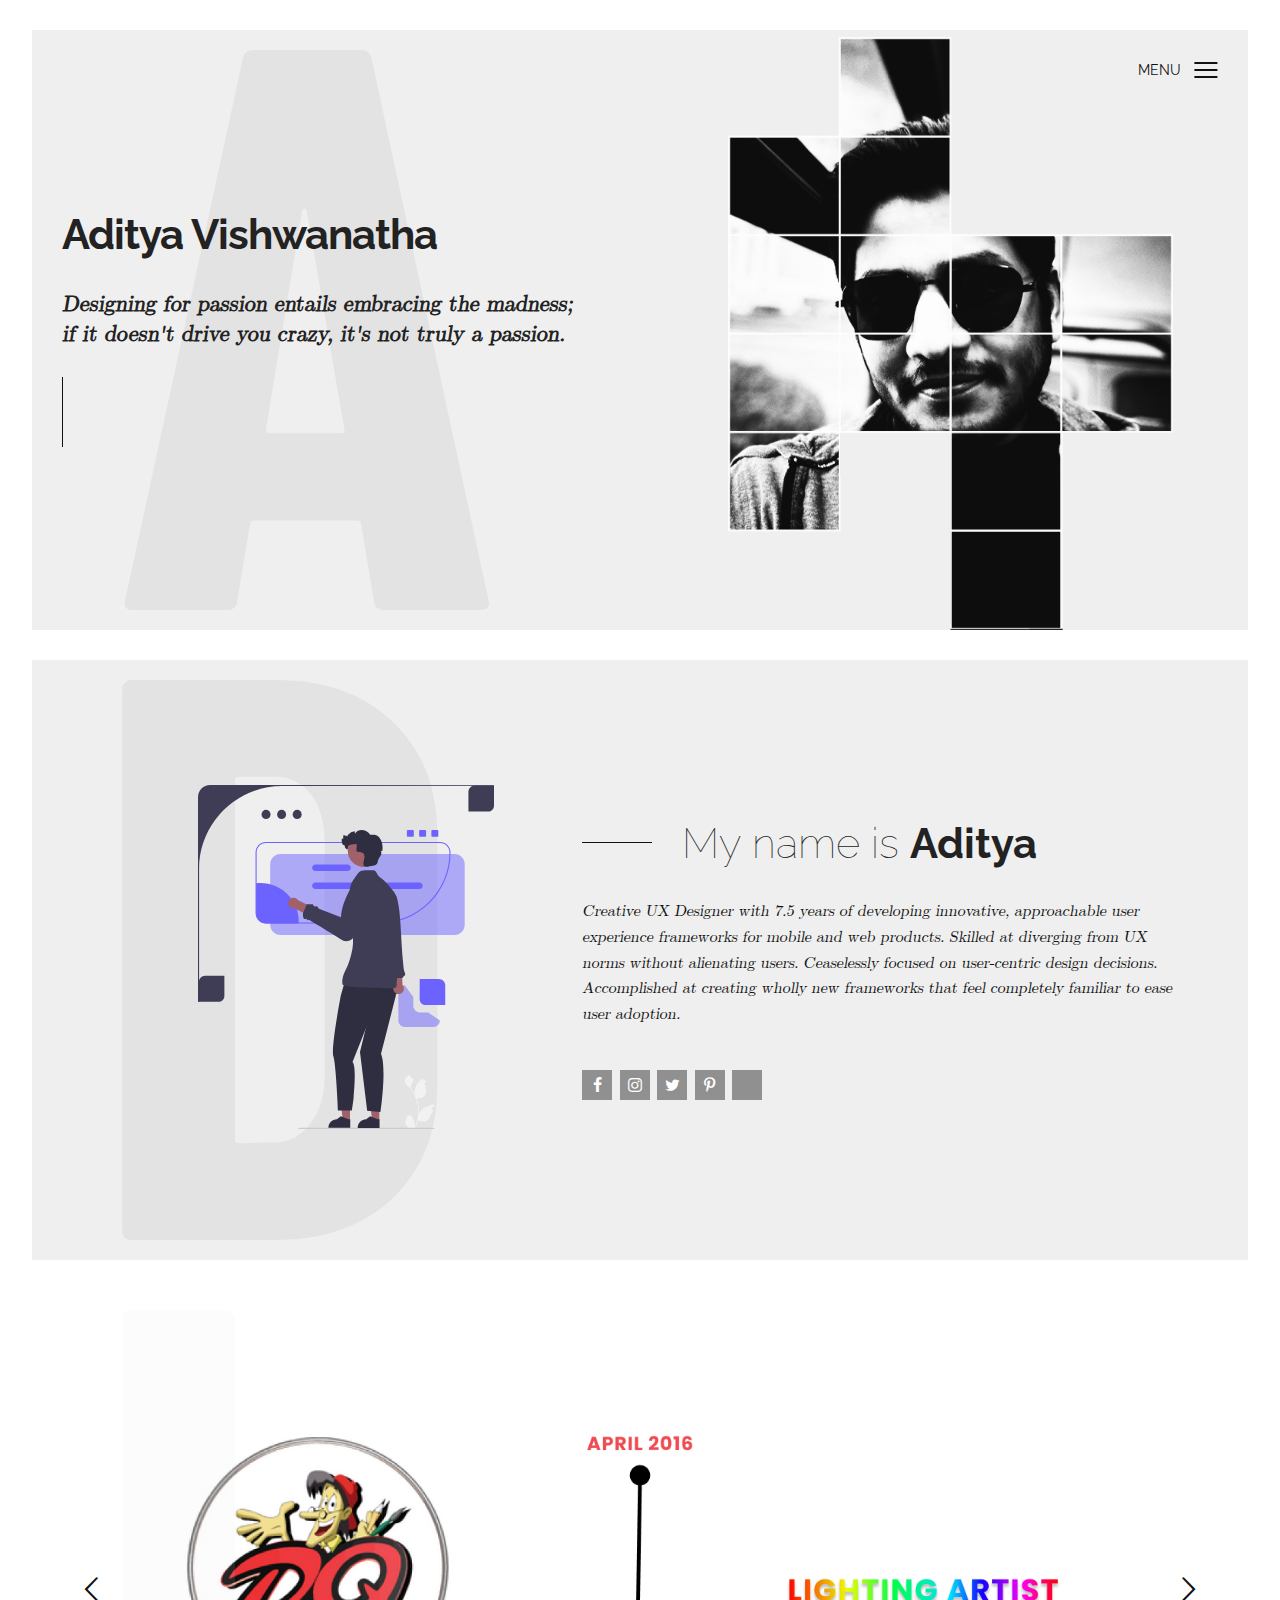
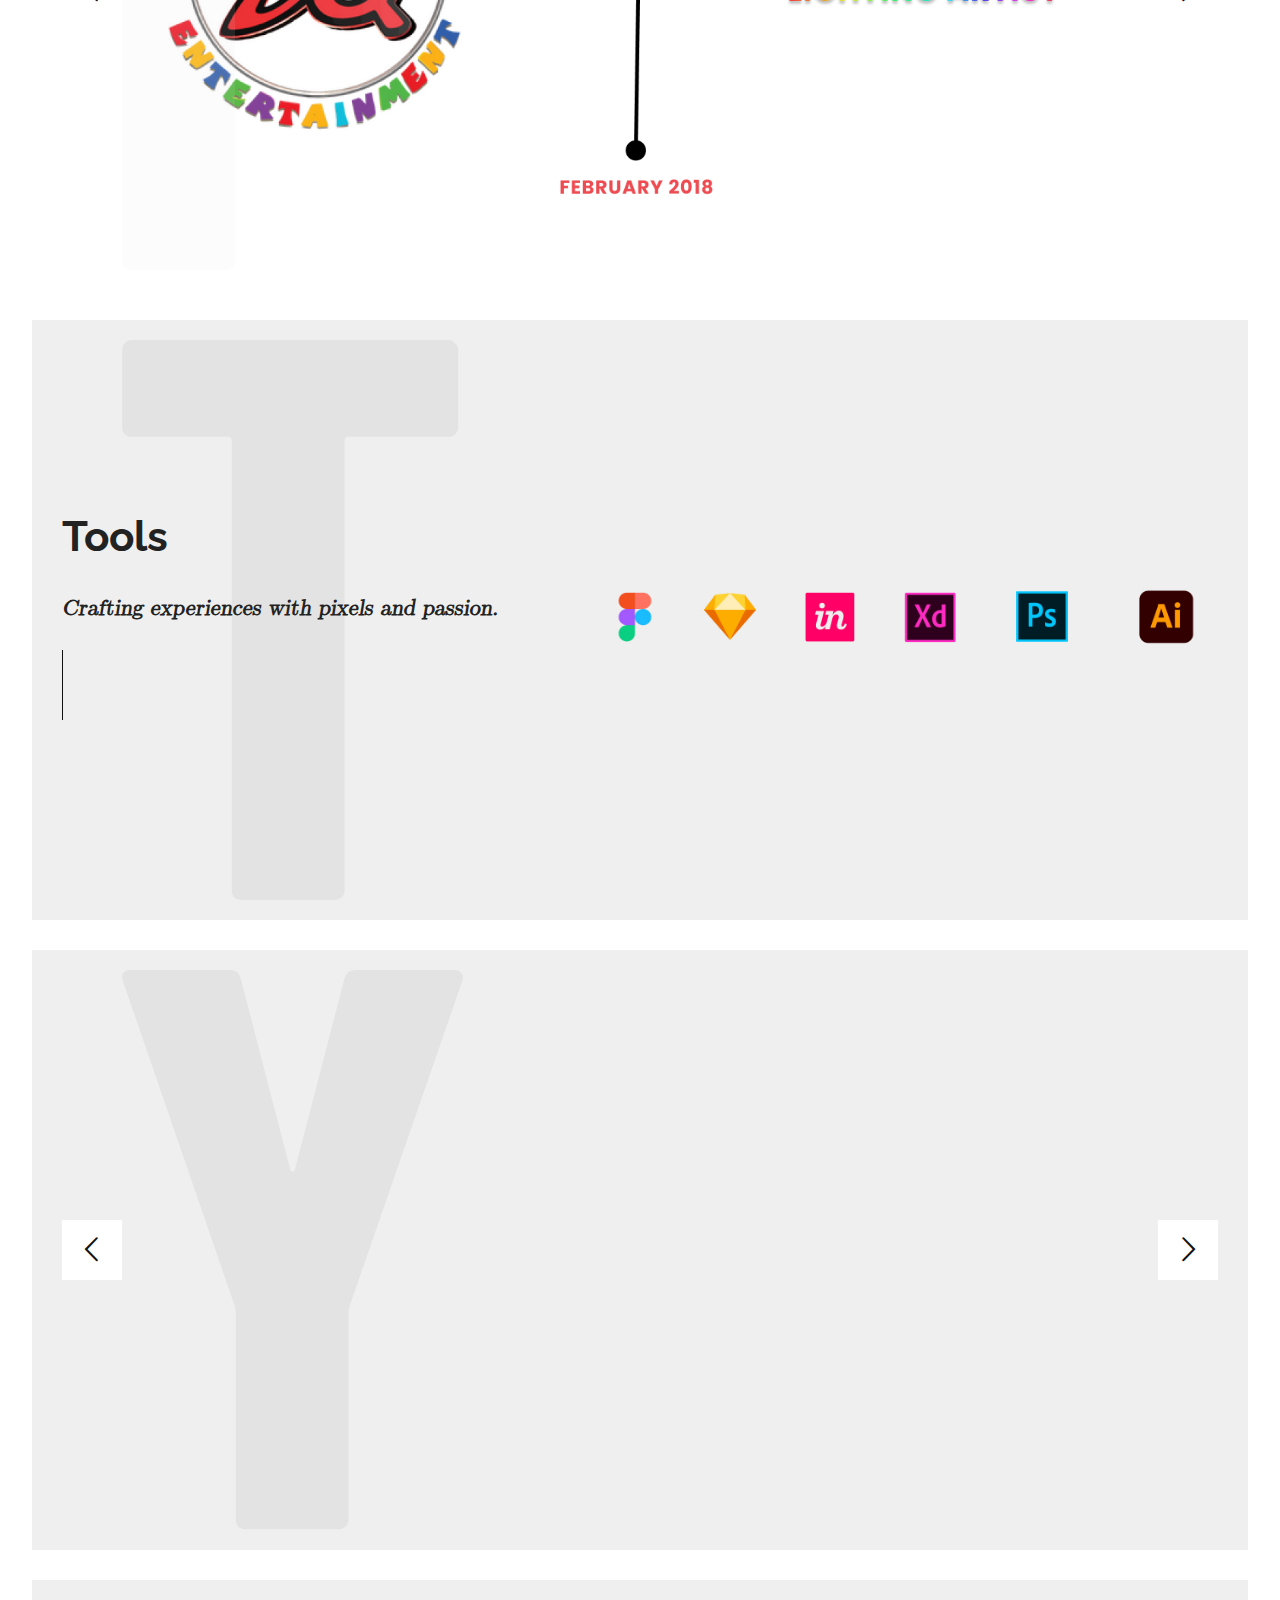
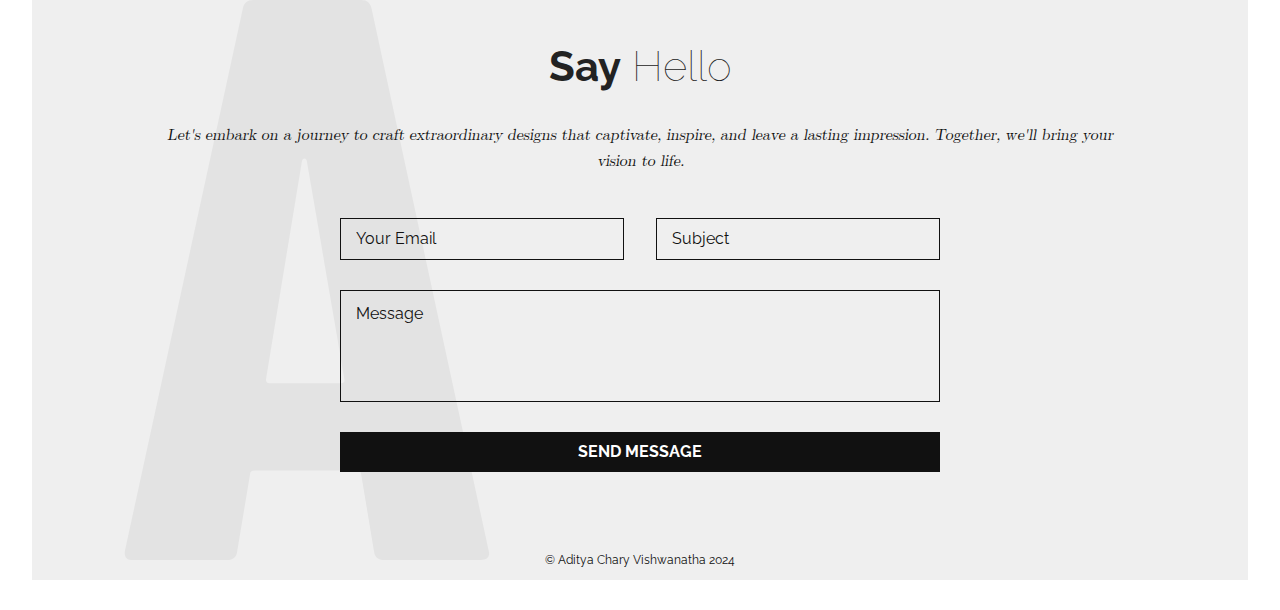
<file: index.html>
<!DOCTYPE html>
<html lang="en">
  <head>
    <title>Aditya Portfolio</title>
    <meta charset="utf-8" />
    <meta name="viewport" content="width=device-width, initial-scale=1" />
    <meta http-equiv="X-UA-Compatible" content="IE=edge" />
    <meta name="description" content="Jade website template" />
    <meta
      name="keywords"
      content="apollo, jade, template, html, sass, jquery"
    />
    <meta name="author" content="Bucky Maler" />
    <link rel="icon" href="./assets/img/favicon.svg" type="image/x-icon" />
    <link rel="stylesheet" href="assets/css/main.css" />
  </head>
  <body>
    <section id="hero">
      <svg
        width="368"
        height="560"
        viewBox="0 0 368 560"
        fill="none"
        xmlns="http://www.w3.org/2000/svg"
      >
        <path
          d="M262.4 560C256 560 252.533 557.067 252 551.2L239.2 474.4C239.2 471.733 237.6 470.4 234.4 470.4H132.8C129.6 470.4 128 471.733 128 474.4L115.2 551.2C114.667 557.067 111.2 560 104.8 560H11.2C4.26667 560 1.6 556.533 3.2 549.6L120.8 8.79999C121.867 2.93331 125.333 -3.8147e-05 131.2 -3.8147e-05H239.2C245.067 -3.8147e-05 248.533 2.93331 249.6 8.79999L366.4 549.6L367.2 552.8C367.2 557.6 364.267 560 358.4 560H262.4ZM144 379.2C144 381.867 145.067 383.2 147.2 383.2H219.2C221.867 383.2 222.933 381.867 222.4 379.2L184.8 160.8C184.267 159.2 183.467 158.4 182.4 158.4C181.333 158.4 180.533 159.2 180 160.8L144 379.2Z"
          fill="black"
        />
      </svg>

      <header>
        <div class="nav-toggle">
          <p>Menu</p>
          <span></span>
        </div>
        <ul class="nav">
          <li><a href="#about">About</a></li>
          <li><a href="#full-slide">Work</a></li>
          <li><a href="#contact">Contact</a></li>
        </ul>
      </header>
      <div class="wrapper">
        <div class="welcome">
          <h1><strong>Aditya Vishwanatha</strong></h1>
          <h4>
            Designing for passion entails embracing the madness; if it doesn't
            drive you crazy, it's not truly a passion.
          </h4>
        </div>
        <div class="photographer">
          <img src="assets/img/hero.png" alt="Photographer" />
        </div>
      </div>
    </section>
    <section id="about">
      <svg
        width="316"
        height="560"
        viewBox="0 0 316 560"
        fill="none"
        xmlns="http://www.w3.org/2000/svg"
      >
        <path
          d="M9.8 560C7.13334 560 4.73334 559.2 2.6 557.6C1 555.467 0.200003 553.067 0.200003 550.4V9.59998C0.200003 6.93332 1 4.79998 2.6 3.19997C4.73334 1.06663 7.13334 -3.8147e-05 9.8 -3.8147e-05H154.6C203.133 -3.8147e-05 242.067 14.1333 271.4 42.4C300.733 70.6666 315.4 108.267 315.4 155.2V404.8C315.4 451.733 300.733 489.333 271.4 517.6C242.067 545.867 203.133 560 154.6 560H9.8ZM113 459.2C113 461.867 114.333 463.2 117 463.2L153 462.4C167.4 461.867 179.133 455.733 188.2 444C197.267 432.267 202.067 416.8 202.6 397.6V162.4C202.6 142.133 198.067 126.133 189 114.4C179.933 102.667 167.667 96.8 152.2 96.8H117C114.333 96.8 113 98.1333 113 100.8V459.2Z"
          fill="black"
        />
      </svg>

      <div class="wrapper">
        <div class="camera">
          <img src="assets/img/about-photo.svg" alt="Camera" />
        </div>
        <div class="blurb">
          <h2>My name is <strong>Aditya</strong></h2>
          <p>
            Creative UX Designer with 7.5 years of developing innovative,
            approachable user experience frameworks for mobile and web products.
            Skilled at diverging from UX norms without alienating users.
            Ceaselessly focused on user-centric design decisions. Accomplished
            at creating wholly new frameworks that feel completely familiar to
            ease user adoption.
          </p>
          <div class="social">
            <a href="#"><i class="icon-facebook"></i></a>
            <a href="#"><i class="icon-instagram"></i></a>
            <a href="#"><i class="icon-twitter"></i></a>
            <a href="#"><i class="icon-pinterest-p"></i></a>
            <a href="#"><i class="icon-linkedin"></i></a>
          </div>
        </div>
      </div>
    </section>
    <section id="full-slide">
      <svg
        width="113"
        height="560"
        viewBox="0 0 113 560"
        fill="none"
        xmlns="http://www.w3.org/2000/svg"
      >
        <path
          d="M9.8 560C7.13334 560 4.73334 559.2 2.6 557.6C1 555.467 0.200003 553.067 0.200003 550.4V9.59998C0.200003 6.93332 1 4.79998 2.6 3.19997C4.73334 1.06663 7.13334 -3.8147e-05 9.8 -3.8147e-05H103.4C106.067 -3.8147e-05 108.2 1.06663 109.8 3.19997C111.933 4.79998 113 6.93332 113 9.59998V550.4C113 553.067 111.933 555.467 109.8 557.6C108.2 559.2 106.067 560 103.4 560H9.8Z"
          fill="black"
        />
      </svg>

      <ul class="banner">
        <li class="active"></li>
        <li></li>
        <li></li>
      </ul>
      <i class="icon-chevron-thin-left prev"></i
      ><i class="icon-chevron-thin-right next"></i>
    </section>
    <section id="featured">
      <svg
        width="337"
        height="560"
        viewBox="0 0 337 560"
        fill="none"
        xmlns="http://www.w3.org/2000/svg"
      >
        <path
          d="M326.6 -3.8147e-05C329.267 -3.8147e-05 331.4 1.06663 333 3.19997C335.133 4.79998 336.2 6.93332 336.2 9.59998V87.2C336.2 89.8666 335.133 92.2666 333 94.4C331.4 96 329.267 96.8 326.6 96.8H226.6C223.933 96.8 222.6 98.1333 222.6 100.8V550.4C222.6 553.067 221.533 555.467 219.4 557.6C217.8 559.2 215.667 560 213 560H119.4C116.733 560 114.333 559.2 112.2 557.6C110.6 555.467 109.8 553.067 109.8 550.4V100.8C109.8 98.1333 108.467 96.8 105.8 96.8H9.8C7.13333 96.8 4.73333 96 2.6 94.4C1 92.2666 0.2 89.8666 0.2 87.2V9.59998C0.2 6.93332 1 4.79998 2.6 3.19997C4.73333 1.06663 7.13333 -3.8147e-05 9.8 -3.8147e-05H326.6Z"
          fill="black"
        />
      </svg>
      <div class="wrapper">
        <div class="blurb">
          <h2><strong>Tools</strong></h2>
          <h4>Crafting experiences with pixels and passion.</h4>
        </div>
        <div class="featured">
          <img src="assets/img/featured.jpg" alt="Featured" />
        </div>
      </div>
    </section>
    <section id="three-slide">
      <svg
        width="342"
        height="560"
        viewBox="0 0 342 560"
        fill="none"
        xmlns="http://www.w3.org/2000/svg"
      >
        <path
          d="M123.4 559.2C120.733 559.2 118.333 558.4 116.2 556.8C114.6 554.667 113.8 552.267 113.8 549.6V341.6L113 336.8L1 11.2C0.466667 10.1333 0.2 8.79998 0.2 7.19996C0.2 2.39996 3.13333 -3.8147e-05 9 -3.8147e-05H107.4C113.267 -3.8147e-05 117 2.66663 118.6 7.99995L168.2 199.2C168.733 200.8 169.533 201.6 170.6 201.6C171.667 201.6 172.467 200.8 173 199.2L222.6 7.99995C224.2 2.66663 227.933 -3.8147e-05 233.8 -3.8147e-05H332.2C335.4 -3.8147e-05 337.8 1.06663 339.4 3.19997C341 4.79998 341.267 7.46664 340.2 11.2L227.4 336.8L226.6 341.6V549.6C226.6 552.267 225.533 554.667 223.4 556.8C221.8 558.4 219.667 559.2 217 559.2H123.4Z"
          fill="black"
        />
      </svg>
      <div class="wrapper">
        <ul class="slider">
          <li class="back">
              <!-- <img src="assets/img/three-slide/thumb-1.jpg" /> -->
            <iframe src="https://www.behance.net/embed/project/77384431?ilo0=1" height="316" width="404" allowfullscreen lazyload frameborder="0" allow="clipboard-write" refererPolicy="strict-origin-when-cross-origin"></iframe>
          </li>
          
          <li class="current">
            <!-- <img src="assets/img/three-slide/thumb-2.jpg" /> -->
            <iframe src="https://www.behance.net/embed/project/134745729?ilo0=1" height="316" width="404" allowfullscreen lazyload frameborder="0" allow="clipboard-write" refererPolicy="strict-origin-when-cross-origin"></iframe>
          </li>
          <li class="front">
            <!-- <img src="assets/img/three-slide/thumb-3.jpg" /> -->
            <iframe src="https://www.behance.net/embed/project/132296575?ilo0=1" height="316" width="404" allowfullscreen lazyload frameborder="0" allow="clipboard-write" refererPolicy="strict-origin-when-cross-origin"></iframe>
          </li>
          <li>
            <!-- <img src="assets/img/three-slide/thumb-4.jpg" /> -->
            <iframe src="https://www.behance.net/embed/project/62290739?ilo0=1" height="316" width="404" allowfullscreen lazyload frameborder="0" allow="clipboard-write" refererPolicy="strict-origin-when-cross-origin"></iframe>
          </li>
        </ul>
      </div>
      <i class="icon-chevron-thin-left prev"></i
      ><i class="icon-chevron-thin-right next"></i>
    </section>
    <section id="contact">
      <svg
        width="368"
        height="560"
        viewBox="0 0 368 560"
        fill="none"
        xmlns="http://www.w3.org/2000/svg"
      >
        <path
          d="M262.4 560C256 560 252.533 557.067 252 551.2L239.2 474.4C239.2 471.733 237.6 470.4 234.4 470.4H132.8C129.6 470.4 128 471.733 128 474.4L115.2 551.2C114.667 557.067 111.2 560 104.8 560H11.2C4.26667 560 1.6 556.533 3.2 549.6L120.8 8.79999C121.867 2.93331 125.333 -3.8147e-05 131.2 -3.8147e-05H239.2C245.067 -3.8147e-05 248.533 2.93331 249.6 8.79999L366.4 549.6L367.2 552.8C367.2 557.6 364.267 560 358.4 560H262.4ZM144 379.2C144 381.867 145.067 383.2 147.2 383.2H219.2C221.867 383.2 222.933 381.867 222.4 379.2L184.8 160.8C184.267 159.2 183.467 158.4 182.4 158.4C181.333 158.4 180.533 159.2 180 160.8L144 379.2Z"
          fill="black"
        />
      </svg>
      <div class="wrapper">
        <div class="blurb">
          <h2><strong>Say</strong> Hello</h2>
          <p>
Let's embark on a journey to craft extraordinary designs that captivate, inspire, and leave a lasting impression. Together, we'll bring your vision to life.
          </p>
        </div>
        <form>
          <input type="email" placeholder="Your Email" />
          <input type="text" placeholder="Subject" />
          <textarea placeholder="Message"></textarea>
          <input type="submit" value="Send Message" />
        </form>
      </div>
      <p class="copyright">&copy; Aditya Chary Vishwanatha 2024</p>
    </section>
    <script src="https://ajax.googleapis.com/ajax/libs/jquery/2.2.4/jquery.min.js"></script>
    <script>
      window.jQuery ||
        document.write(
          '<script src="assets/js/vendor/jquery-2.2.4.min.js"><\/script>'
        );
    </script>
    <script src="assets/js/functions-min.js"></script>
  </body>
</html>
</file>
<file: assets/css/main.css>
@import "https://fonts.googleapis.com/css?family=Raleway:100,400,700";
@font-face {
  font-family: "LMRomanSlant10";
  src: url("fonts/lmromanslant10-regular-webfont.eot");
  src: url("fonts/lmromanslant10-regular-webfont.eot?#iefix")
      format("embedded-opentype"),
    url("fonts/lmromanslant10-regular-webfont.woff") format("woff"),
    url("fonts/lmromanslant10-regular-webfont.ttf") format("truetype"),
    url("fonts/lmromanslant10-regular-webfont.svg#latin_modern_roman_slante10Rg")
      format("svg");
  font-weight: normal;
  font-style: normal;
}
/* MIT License */
html {
  font-family: sans-serif;
  -ms-text-size-adjust: 100%;
  -webkit-text-size-adjust: 100%;
}
body {
  margin: 0;
}
article,
aside,
details,
figcaption,
figure,
footer,
header,
hgroup,
main,
menu,
nav,
section,
summary {
  display: block;
}
audio,
canvas,
progress,
video {
  display: inline-block;
  vertical-align: baseline;
}
audio:not([controls]) {
  display: none;
  height: 0;
}
[hidden],
template {
  display: none;
}
a {
  background-color: transparent;
}
a:active,
a:hover {
  outline: 0;
}
abbr[title] {
  border-bottom: 1px dotted;
}
b,
strong {
  font-weight: bold;
}
dfn {
  font-style: italic;
}
h1 {
  font-size: 2em;
  margin: 0.67em 0;
}
mark {
  background: #ff0;
  color: #000;
}
small {
  font-size: 80%;
}
sub,
sup {
  font-size: 75%;
  line-height: 0;
  position: relative;
  vertical-align: baseline;
}
sup {
  top: -0.5em;
}
sub {
  bottom: -0.25em;
}
img {
  border: 0;
}
svg:not(:root) {
  overflow: hidden;
}
figure {
  margin: 1em 40px;
}
hr {
  box-sizing: content-box;
  height: 0;
}
pre {
  overflow: auto;
}
code,
kbd,
pre,
samp {
  font-family: monospace, monospace;
  font-size: 1em;
}
button,
input,
optgroup,
select,
textarea {
  color: inherit;
  font: inherit;
  margin: 0;
}
button {
  overflow: visible;
}
button,
select {
  text-transform: none;
}
button,
html input[type="button"],
input[type="reset"],
input[type="submit"] {
  -webkit-appearance: button;
  cursor: pointer;
}
button[disabled],
html input[disabled] {
  cursor: default;
}
button::-moz-focus-inner,
input::-moz-focus-inner {
  border: 0;
  padding: 0;
}
input {
  line-height: normal;
}
input[type="checkbox"],
input[type="radio"] {
  box-sizing: border-box;
  padding: 0;
}
input[type="number"]::-webkit-inner-spin-button,
input[type="number"]::-webkit-outer-spin-button {
  height: auto;
}
input[type="search"] {
  -webkit-appearance: textfield;
  box-sizing: content-box;
}
input[type="search"]::-webkit-search-cancel-button,
input[type="search"]::-webkit-search-decoration {
  -webkit-appearance: none;
}
fieldset {
  border: 1px solid #c0c0c0;
  margin: 0 2px;
  padding: 0.35em 0.625em 0.75em;
}
legend {
  border: 0;
  padding: 0;
}
textarea {
  overflow: auto;
}
optgroup {
  font-weight: bold;
}
table {
  border-collapse: collapse;
  border-spacing: 0;
}
td,
th {
  padding: 0;
}
@font-face {
  font-family: "icomoon";
  src: url("fonts/icomoon.eot?3hi6ws");
  src: url("fonts/icomoon.eot?3hi6ws#iefix") format("embedded-opentype"),
    url("fonts/icomoon.ttf?3hi6ws") format("truetype"),
    url("fonts/icomoon.woff?3hi6ws") format("woff"),
    url("fonts/icomoon.svg?3hi6ws#icomoon") format("svg");
  font-weight: normal;
  font-style: normal;
}
[class^="icon-"],
[class*=" icon-"] {
  font-family: "icomoon" !important;
  speak: none;
  font-style: normal;
  font-weight: normal;
  font-variant: normal;
  text-transform: none;
  line-height: 1;
  -webkit-font-smoothing: antialiased;
  -moz-osx-font-smoothing: grayscale;
}
.icon-chevron-thin-left:before {
  content: "\e904";
}
.icon-chevron-thin-right:before {
  content: "\e905";
}
.icon-pinterest-p:before {
  content: "\e900";
}
.icon-twitter:before {
  content: "\e901";
}
.icon-instagram:before {
  content: "\e902";
}
.icon-facebook:before {
  content: "\e903";
}
.icon-linkedin:before {
  content: "\e906";
}
body {
  background-color: #fff;
  font-size: 16px;
  line-height: 1.6;
  font-family: "LMRomanSlant10", serif;
  color: #111;
  -webkit-font-smoothing: antialiased;
  -webkit-text-size-adjust: 100%;
}
@media (max-width: 415px) {
  body {
    font-size: 14px;
  }
}
::-moz-selection {
  background: #fff498;
}
::selection {
  background: #fff498;
}
::-moz-selection {
  background: #fff498;
}
img::-moz-selection {
  background: transparent;
}
img::selection {
  background: transparent;
}
img::-moz-selection {
  background: transparent;
}
body {
  -webkit-tap-highlight-color: #fff498;
}
.gigantic,
.huge,
.large,
.bigger,
.big,
h1,
h2,
h3,
h4,
h5,
h6 {
  color: #222;
  font-weight: bold;
}
.gigantic {
  font-size: 110px;
  line-height: 1.09;
  letter-spacing: -2px;
}
.huge,
h1 {
  font-size: 68px;
  line-height: 1.05;
  letter-spacing: -1px;
}
.large,
h2 {
  font-size: 42px;
  line-height: 1.14;
}
.bigger,
h3 {
  font-size: 26px;
  line-height: 1.38;
}
.big,
h4 {
  font-size: 22px;
  line-height: 1.38;
}
.small,
small {
  font-size: 10px;
  line-height: 1.2;
}
p {
  margin: 0 0 20px 0;
}
em {
  font-style: italic;
}
strong {
  font-weight: bold;
}
hr {
  border: solid #ddd;
  border-width: 1px 0 0;
  clear: both;
  margin: 10px 0 30px;
  height: 0;
}
svg {
  position: absolute;
  height: 100%;
}
svg path {
  fill: #e3e3e3;
}
#hero svg {
  left: 90px;
}
#about svg,
#featured svg,
#three-slide svg {
  left: 90px;
  /* left: 10px; */
}
#full-slide svg {
  left: 90px;
  opacity: 0.1;
  z-index: 9;
}
#contact svg {
  left: 90px;
}
@media (max-width: 640px) {
  #hero svg,
  #about svg,
  #featured svg,
  #three-slide svg,
  #full-slide svg,
  #contact svg {
    left: 0;
  }
}
.nav {
  visibility: hidden;
  position: absolute;
  top: 75px;
  right: 0;
  display: -webkit-box;
  display: -webkit-flex;
  display: -ms-flexbox;
  display: flex;
  width: 100px;
  -webkit-box-orient: vertical;
  -webkit-box-direction: normal;
  -webkit-flex-direction: column;
  -ms-flex-direction: column;
  flex-direction: column;
  -webkit-box-pack: center;
  -webkit-justify-content: center;
  -ms-flex-pack: center;
  justify-content: center;
  margin: 0;
  padding: 0;
  list-style: none;
  background-color: #e3e3e3;
  border: 1px solid #111;
  border: 1px solid rgba(17, 17, 17, 0.15);
  opacity: 0;
  z-index: 10;
  -webkit-transition: opacity 0.3s ease-in-out, visibility 0s 0.3s;
  transition: opacity 0.3s ease-in-out, visibility 0s 0.3s;
}
.nav.open {
  visibility: visible;
  opacity: 1;
  -webkit-transition: opacity 0.3s ease-in-out;
  transition: opacity 0.3s ease-in-out;
}
.nav:before {
  content: "";
  position: absolute;
  top: -12px;
  left: 50%;
  -webkit-transform: translateX(-50%) rotate(45deg);
  transform: translateX(-50%) rotate(45deg);
  width: 25px;
  height: 25px;
  border: 1px solid #111;
  border: 1px solid rgba(17, 17, 17, 0.15);
  background-color: #e3e3e3;
}
.nav li {
  position: relative;
  width: 100%;
  text-align: center;
  border-bottom: 1px solid #111;
  border-bottom: 1px solid rgba(17, 17, 17, 0.15);
  background-color: #e3e3e3;
  overflow: hidden;
  z-index: 10;
}
.nav li:last-child {
  border-bottom: none;
}
.nav li a {
  display: block;
  width: 100%;
  height: 100%;
  padding: 5px 0;
  color: #111;
  font-size: 12px;
  font-family: "Raleway", Helvetica, sans-serif;
  text-transform: uppercase;
  text-decoration: none;
  -webkit-transition: background-color 0.2s ease-in-out;
  transition: background-color 0.2s ease-in-out;
}
.nav li a:hover {
  background-color: #dbdbdb;
}
#hero {
  position: relative;
  width: 1440px;
  max-width: 95%;
  height: 600px;
  margin: 30px auto;
  background-color: #efefef;
  overflow: hidden;
}
@media (max-width: 768px) {
  #hero {
    margin: 15px auto;
  }
}
#hero header {
  position: absolute;
  left: 50%;
  -webkit-transform: translateX(-50%);
  transform: translateX(-50%);
  display: -webkit-box;
  display: -webkit-flex;
  display: -ms-flexbox;
  display: flex;
  width: 95%;
  height: 80px;
  -webkit-box-align: center;
  -webkit-align-items: center;
  -ms-flex-align: center;
  align-items: center;
  -webkit-box-pack: end;
  -webkit-justify-content: flex-end;
  -ms-flex-pack: end;
  justify-content: flex-end;
  z-index: 10;
}
#hero header .nav-toggle {
  position: relative;
  display: -webkit-box;
  display: -webkit-flex;
  display: -ms-flexbox;
  display: flex;
  width: 80px;
  -webkit-box-align: center;
  -webkit-align-items: center;
  -ms-flex-align: center;
  align-items: center;
  -webkit-box-pack: justify;
  -webkit-justify-content: space-between;
  -ms-flex-pack: justify;
  justify-content: space-between;
  cursor: pointer;
}
#hero header .nav-toggle p {
  margin-bottom: 0;
  font-size: 14px;
  font-family: "Raleway", Helvetica, sans-serif;
  text-transform: uppercase;
}
#hero header .nav-toggle span,
#hero header .nav-toggle span:before,
#hero header .nav-toggle span:after {
  content: "";
  position: relative;
  display: block;
  width: 23px;
  height: 2px;
  background-color: #111;
}
#hero header .nav-toggle span:before {
  bottom: 7px;
}
#hero header .nav-toggle span:after {
  top: 5px;
}
#hero .wrapper {
  position: relative;
  display: -webkit-box;
  display: -webkit-flex;
  display: -ms-flexbox;
  display: flex;
  width: 1180px;
  max-width: 95%;
  height: 100%;
  margin: 0 auto;
  -webkit-box-align: center;
  -webkit-align-items: center;
  -ms-flex-align: center;
  align-items: center;
}
#hero .wrapper .welcome {
  width: 45%;
}
#hero .wrapper .welcome:after {
  content: "";
  display: block;
  width: 1px;
  height: 70px;
  background-color: #111;
}
#hero .wrapper .welcome h1 {
  margin-top: 0;
  margin-bottom: 30px;
  font-size: 42px;
  font-family: "Raleway", Helvetica, sans-serif;
  font-weight: 100;
}
@media (max-width: 640px) {
  #hero .wrapper .welcome h1 {
    margin-bottom: 20px;
    font-size: 30px;
  }
}
#hero .wrapper .welcome p {
  max-width: 450px;
  margin-bottom: 30px;
}
@media (max-width: 1180px) {
  #hero .wrapper .welcome:after {
    display: none;
  }
  #hero .wrapper .welcome p {
    margin-bottom: 0;
  }
}
#hero .wrapper .photographer {
  width: 55%;
  -webkit-align-self: flex-end;
  -ms-flex-item-align: end;
  align-self: flex-end;
  line-height: 0;
}
#hero .wrapper .photographer img {
    width: 70%; 
    padding-left: 23%;
  opacity: 0.95;
}
@media (max-width: 1023px) {
  #hero .wrapper .welcome {
    display: -webkit-box;
    display: -webkit-flex;
    display: -ms-flexbox;
    display: flex;
    width: 100%;
    -webkit-box-orient: vertical;
    -webkit-box-direction: normal;
    -webkit-flex-direction: column;
    -ms-flex-direction: column;
    flex-direction: column;
    -webkit-box-align: end;
    -webkit-align-items: flex-end;
    -ms-flex-align: end;
    align-items: flex-end;
    text-align: right;
  }
  #hero .wrapper .photographer {
    display: none;
  }
}
@media (max-width: 640px) {
  #hero .wrapper .welcome {
    -webkit-box-align: center;
    -webkit-align-items: center;
    -ms-flex-align: center;
    -ms-grid-row-align: center;
    align-items: center;
    text-align: center;
  }
}
#about {
  position: relative;
  width: 1440px;
  max-width: 95%;
  height: 600px;
  margin: 30px auto;
  background-color: #efefef;
  overflow: hidden;
}
@media (max-width: 768px) {
  #about {
    margin: 15px auto;
  }
}
#about .wrapper {
  position: relative;
  display: -webkit-box;
  display: -webkit-flex;
  display: -ms-flexbox;
  display: flex;
  width: 1180px;
  max-width: 95%;
  height: 100%;
  margin: 0 auto;
  -webkit-box-align: center;
  -webkit-align-items: center;
  -ms-flex-align: center;
  align-items: center;
}
#about .wrapper .camera {
  width: 45%;
}
#about .wrapper .camera img {
    padding-left: 26%;
    width: 57%;
}
#about .wrapper .blurb {
  width: 55%;
}
#about .wrapper .blurb h2 {
  margin-top: 0;
  margin-bottom: 30px;
  font-size: 42px;
  font-family: "Raleway", Helvetica, sans-serif;
  font-weight: 100;
}
@media (max-width: 640px) {
  #about .wrapper .blurb h2 {
    margin-bottom: 20px;
    font-size: 30px;
  }
}
#about .wrapper .blurb h2:before {
  content: "";
  position: relative;
  bottom: 15px;
  display: inline-block;
  width: 70px;
  height: 1px;
  margin-right: 30px;
  background-color: #111;
}
#about .wrapper .blurb p {
  max-width: 600px;
  margin-bottom: 45px;
}
#about .wrapper .blurb .social {
  display: -webkit-box;
  display: -webkit-flex;
  display: -ms-flexbox;
  display: flex;
  width: 180px;
  -webkit-box-pack: justify;
  -webkit-justify-content: space-between;
  -ms-flex-pack: justify;
  justify-content: space-between;
}
#about .wrapper .blurb .social a {
  color: #fff;
  text-decoration: none;
}
#about .wrapper .blurb .social i {
  display: block;
  width: 30px;
  height: 30px;
  font-size: 16px;
  text-align: center;
  line-height: 30px;
  background-color: #909090;
  -webkit-transition: background-color 0.2s ease-in-out;
  transition: background-color 0.2s ease-in-out;
}
#about .wrapper .blurb .social i:hover {
  background-color: #020202;
}
@media (max-width: 1023px) {
  #about .wrapper .camera {
    display: none;
  }
  #about .wrapper .blurb {
    display: -webkit-box;
    display: -webkit-flex;
    display: -ms-flexbox;
    display: flex;
    width: 100%;
    -webkit-box-orient: vertical;
    -webkit-box-direction: normal;
    -webkit-flex-direction: column;
    -ms-flex-direction: column;
    flex-direction: column;
    -webkit-box-align: end;
    -webkit-align-items: flex-end;
    -ms-flex-align: end;
    align-items: flex-end;
    text-align: right;
  }
  #about .wrapper .blurb h2:before {
    display: none;
  }
}
@media (max-width: 640px) {
  #about .wrapper .blurb {
    -webkit-box-align: center;
    -webkit-align-items: center;
    -ms-flex-align: center;
    -ms-grid-row-align: center;
    align-items: center;
    text-align: center;
  }
}
#full-slide {
  position: relative;
  width: 1440px;
  max-width: 95%;
  height: 600px;
  margin: 30px auto;
  background-color: #efefef;
  overflow: hidden;
}
@media (max-width: 768px) {
  #full-slide {
    margin: 15px auto;
  }
}
#full-slide .banner {
  position: relative;
  width: 100%;
  height: 100%;
  margin: 0;
  padding: 0;
  list-style: none;
}
#full-slide .banner li {
  position: absolute;
  top: 0;
  left: 0;
  right: 0;
  bottom: 0;
  background-position: center;
  background-size: cover;
  background-repeat: no-repeat;
  opacity: 0;
  -webkit-transition: opacity 0.6s ease-in-out;
  transition: opacity 0.6s ease-in-out;
}
#full-slide .banner li.active {
  opacity: 1;
  -webkit-transition: opacity 0.6s ease-in-out;
  transition: opacity 0.6s ease-in-out;
}
#full-slide .banner li:nth-child(1) {
  background-image: url("../img/full-slide/thumb-1.jpg");
}
#full-slide .banner li:nth-child(2) {
  background-image: url("../img/full-slide/thumb-2.jpg");
}
#full-slide .banner li:nth-child(3) {
  background-image: url("../img/full-slide/thumb-3.jpg");
}
#full-slide i {
  position: absolute;
  top: 50%;
  -webkit-transform: translateY(-50%) scale(1);
  transform: translateY(-50%) scale(1);
  width: 60px;
  height: 60px;
  font-size: 28px;
  text-align: center;
  line-height: 60px;
  background-color: #fff;
  cursor: pointer;
  z-index: 10;
  -webkit-transition: all 0.2s ease-in-out;
  transition: all 0.2s ease-in-out;
}
#full-slide i:hover {
  -webkit-transform: translateY(-50%) scale(1.1);
  transform: translateY(-50%) scale(1.1);
}
#full-slide .prev {
  left: 30px;
}
#full-slide .next {
  right: 30px;
}
@media (max-width: 767px) {
  #full-slide i {
    -webkit-transform: translateY(-50%) scale(0.7);
    transform: translateY(-50%) scale(0.7);
  }
  #full-slide i:hover {
    -webkit-transform: translateY(-50%) scale(0.8);
    transform: translateY(-50%) scale(0.8);
  }
  #full-slide .prev {
    left: 0;
  }
  #full-slide .next {
    right: 0;
  }
}
#featured {
  position: relative;
  width: 1440px;
  max-width: 95%;
  height: 600px;
  margin: 30px auto;
  background-color: #efefef;
  overflow: hidden;
}
@media (max-width: 768px) {
  #featured {
    margin: 15px auto;
  }
}
#featured .wrapper {
  position: relative;
  display: -webkit-box;
  display: -webkit-flex;
  display: -ms-flexbox;
  display: flex;
  width: 1180px;
  max-width: 95%;
  height: 100%;
  margin: 0 auto;
  -webkit-box-align: center;
  -webkit-align-items: center;
  -ms-flex-align: center;
  align-items: center;
}
#featured .wrapper .blurb {
  width: 45%;
}
#featured .wrapper .blurb:after {
  content: "";
  display: inline-block;
  width: 1px;
  height: 70px;
  background-color: #111;
}
#featured .wrapper .blurb h2 {
  margin-top: 0;
  margin-bottom: 30px;
  font-size: 42px;
  font-family: "Raleway", Helvetica, sans-serif;
  font-weight: 100;
}
@media (max-width: 640px) {
  #featured .wrapper .blurb h2 {
    margin-bottom: 20px;
    font-size: 30px;
  }
}
#featured .wrapper .blurb p {
  max-width: 400px;
  margin-bottom: 30px;
}
#featured .wrapper .featured {
  width: 55%;
}
#featured .wrapper .featured img {
  width: 100%;
}
@media (max-width: 1023px) {
  #featured .wrapper .blurb {
    display: -webkit-box;
    display: -webkit-flex;
    display: -ms-flexbox;
    display: flex;
    width: 100%;
    -webkit-box-orient: vertical;
    -webkit-box-direction: normal;
    -webkit-flex-direction: column;
    -ms-flex-direction: column;
    flex-direction: column;
    -webkit-box-align: end;
    -webkit-align-items: flex-end;
    -ms-flex-align: end;
    align-items: flex-end;
    text-align: right;
  }
  #featured .wrapper .blurb:after {
    display: none;
  }
  #featured .wrapper .blurb p {
    margin-bottom: 0;
  }
  #featured .wrapper .featured {
    display: none;
  }
}
@media (max-width: 640px) {
  #featured .wrapper .blurb {
    -webkit-box-align: center;
    -webkit-align-items: center;
    -ms-flex-align: center;
    -ms-grid-row-align: center;
    align-items: center;
    text-align: center;
  }
}
#three-slide {
  position: relative;
  width: 1440px;
  max-width: 95%;
  height: 600px;
  margin: 30px auto;
  background-color: #efefef;
  overflow: hidden;
}
@media (max-width: 768px) {
  #three-slide {
    margin: 15px auto;
  }
}
#three-slide .wrapper {
  position: relative;
  display: -webkit-box;
  display: -webkit-flex;
  display: -ms-flexbox;
  display: flex;
  width: 1180px;
  max-width: 95%;
  height: 100%;
  margin: 0 auto;
  -webkit-box-align: center;
  -webkit-align-items: center;
  -ms-flex-align: center;
  align-items: center;
}
#three-slide .wrapper .slider {
  position: relative;
  width: calc(100% - 60px);
  height: 100%;
  margin: 0 auto;
  padding: 0;
  list-style: none;
  opacity: 1;
  -webkit-transition: opacity 0.3s ease-in-out;
  transition: opacity 0.3s ease-in-out;
}
#three-slide .wrapper .slider.swap {
  opacity: 0;
  -webkit-transition: opacity 0.3s ease-in-out;
  transition: opacity 0.3s ease-in-out;
}
#three-slide .wrapper .slider li {
  position: absolute;
  top: 50%;
  -webkit-transform: translateY(-50%);
  transform: translateY(-50%);
  width: 40%;
  opacity: 0;
}
@media (max-width: 900px) {
  #three-slide .wrapper .slider li {
    width: 50%;
  }
}
#three-slide .wrapper .slider li img {
  width: 100%;
}
#three-slide .wrapper .slider .back {
  left: 0;
  opacity: 1;
}
#three-slide .wrapper .slider .current {
  left: 50%;
  -webkit-transform: translate(-50%, -50%) scale(1.3);
  transform: translate(-50%, -50%) scale(1.3);
  opacity: 1;
  z-index: 10;
}
#three-slide .wrapper .slider .front {
  right: 0;
  opacity: 1;
}
@media (max-width: 767px) {
  #three-slide .wrapper .slider {
    width: calc(100% - 30px);
  }
  #three-slide .wrapper .slider li {
    width: 75%;
  }
  #three-slide .wrapper .slider .back,
  #three-slide .wrapper .slider .front {
    display: none;
  }
}
#three-slide i {
  position: absolute;
  top: 50%;
  -webkit-transform: translateY(-50%);
  transform: translateY(-50%);
  width: 60px;
  height: 60px;
  font-size: 28px;
  text-align: center;
  line-height: 60px;
  background-color: #fff;
  cursor: pointer;
  z-index: 10;
  -webkit-transition: all 0.2s ease-in-out;
  transition: all 0.2s ease-in-out;
}
#three-slide i:hover {
  -webkit-transform: translateY(-50%) scale(1.1);
  transform: translateY(-50%) scale(1.1);
}
#three-slide .prev {
  left: 30px;
}
#three-slide .next {
  right: 30px;
}
@media (max-width: 767px) {
  #three-slide i {
    -webkit-transform: translateY(-50%) scale(0.7);
    transform: translateY(-50%) scale(0.7);
  }
  #three-slide i:hover {
    -webkit-transform: translateY(-50%) scale(0.8);
    transform: translateY(-50%) scale(0.8);
  }
  #three-slide .prev {
    left: 0;
  }
  #three-slide .next {
    right: 0;
  }
}
#contact {
  position: relative;
  width: 1440px;
  max-width: 95%;
  height: 600px;
  margin: 30px auto;
  background-color: #efefef;
  overflow: hidden;
}
@media (max-width: 768px) {
  #contact {
    margin: 15px auto;
  }
}
#contact .wrapper {
  position: relative;
  display: -webkit-box;
  display: -webkit-flex;
  display: -ms-flexbox;
  display: flex;
  width: 1180px;
  max-width: 95%;
  height: 100%;
  margin: 0 auto;
  -webkit-box-align: center;
  -webkit-align-items: center;
  -ms-flex-align: center;
  align-items: center;
  -webkit-box-orient: vertical;
  -webkit-box-direction: normal;
  -webkit-flex-direction: column;
  -ms-flex-direction: column;
  flex-direction: column;
  -webkit-box-pack: center;
  -webkit-justify-content: center;
  -ms-flex-pack: center;
  justify-content: center;
}
#contact .wrapper .blurb {
  max-width: 950px;
  margin-top: -45px;
  text-align: center;
}
#contact .wrapper .blurb h2 {
  margin-top: 0;
  margin-bottom: 30px;
  font-size: 42px;
  font-family: "Raleway", Helvetica, sans-serif;
  font-weight: 100;
}
@media (max-width: 640px) {
  #contact .wrapper .blurb h2 {
    margin-bottom: 20px;
    font-size: 30px;
  }
}
#contact .wrapper .blurb p {
  margin-bottom: 45px;
}
#contact .wrapper form {
  position: relative;
  display: -webkit-box;
  display: -webkit-flex;
  display: -ms-flexbox;
  display: flex;
  max-width: 600px;
  -webkit-flex-wrap: wrap;
  -ms-flex-wrap: wrap;
  flex-wrap: wrap;
  -webkit-box-pack: justify;
  -webkit-justify-content: space-between;
  -ms-flex-pack: justify;
  justify-content: space-between;
  color: #111;
  font-family: "Raleway", Helvetica, sans-serif;
}
#contact .wrapper form input[type="email"],
#contact .wrapper form input[type="text"] {
  width: 42%;
  height: 40px;
  padding: 0 15px;
  border: 1px solid #111;
  border-radius: 0;
  background: transparent;
}
#contact .wrapper form input[type="email"]::-webkit-input-placeholder,
#contact .wrapper form input[type="text"]::-webkit-input-placeholder {
  color: #111;
}
#contact .wrapper form input[type="email"]::-moz-placeholder,
#contact .wrapper form input[type="text"]::-moz-placeholder {
  color: #111;
}
#contact .wrapper form input[type="email"]:-ms-input-placeholder,
#contact .wrapper form input[type="text"]:-ms-input-placeholder {
  color: #111;
}
#contact .wrapper form input[type="email"]::placeholder,
#contact .wrapper form input[type="text"]::placeholder {
  color: #111;
}
#contact .wrapper form input[type="email"]:focus,
#contact .wrapper form input[type="text"]:focus {
  outline: none;
}
#contact .wrapper form textarea {
  width: 100%;
  height: 90px;
  margin: 30px 0;
  padding: 10px 15px;
  border: 1px solid #111;
  border-radius: 0;
  background: transparent;
  resize: none;
}
#contact .wrapper form textarea::-webkit-input-placeholder {
  color: #111;
}
#contact .wrapper form textarea::-moz-placeholder {
  color: #111;
}
#contact .wrapper form textarea:-ms-input-placeholder {
  color: #111;
}
#contact .wrapper form textarea::placeholder {
  color: #111;
}
#contact .wrapper form textarea:focus {
  outline: none;
}
#contact .wrapper form input[type="submit"] {
  width: 100%;
  height: 40px;
  color: #fff;
  font-weight: 700;
  text-transform: uppercase;
  border: none;
  border-radius: 0;
  background-color: #111;
}
@media (max-width: 640px) {
  #contact .wrapper form input[type="email"],
  #contact .wrapper form input[type="text"] {
    width: 100%;
    margin-bottom: 10px;
  }
  #contact .wrapper form textarea {
    margin: 0 0 10px 0;
  }
}
#contact .copyright {
  position: absolute;
  bottom: 10px;
  left: 50%;
  -webkit-transform: translate(-50%);
  transform: translate(-50%);
  margin-bottom: 0;
  font-family: "Raleway", Helvetica, sans-serif;
  font-size: 12px;
}
</file>
